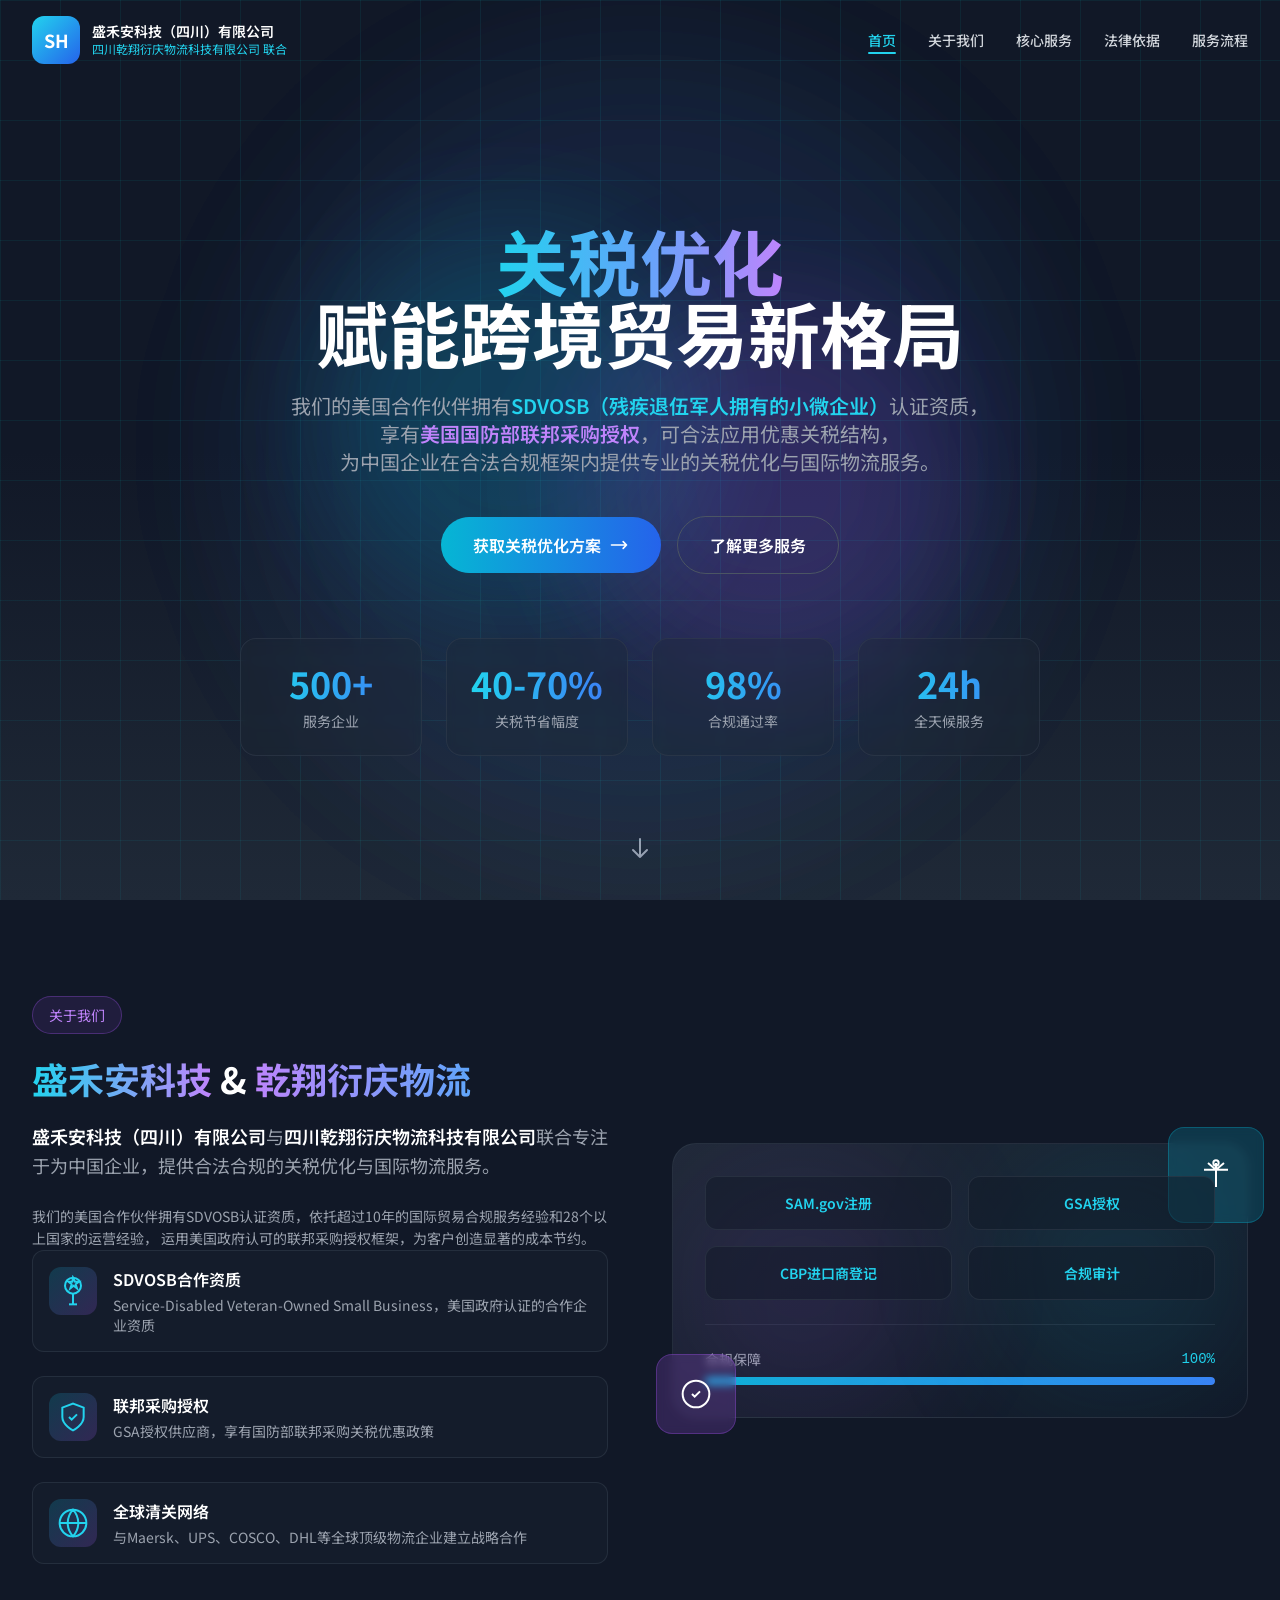
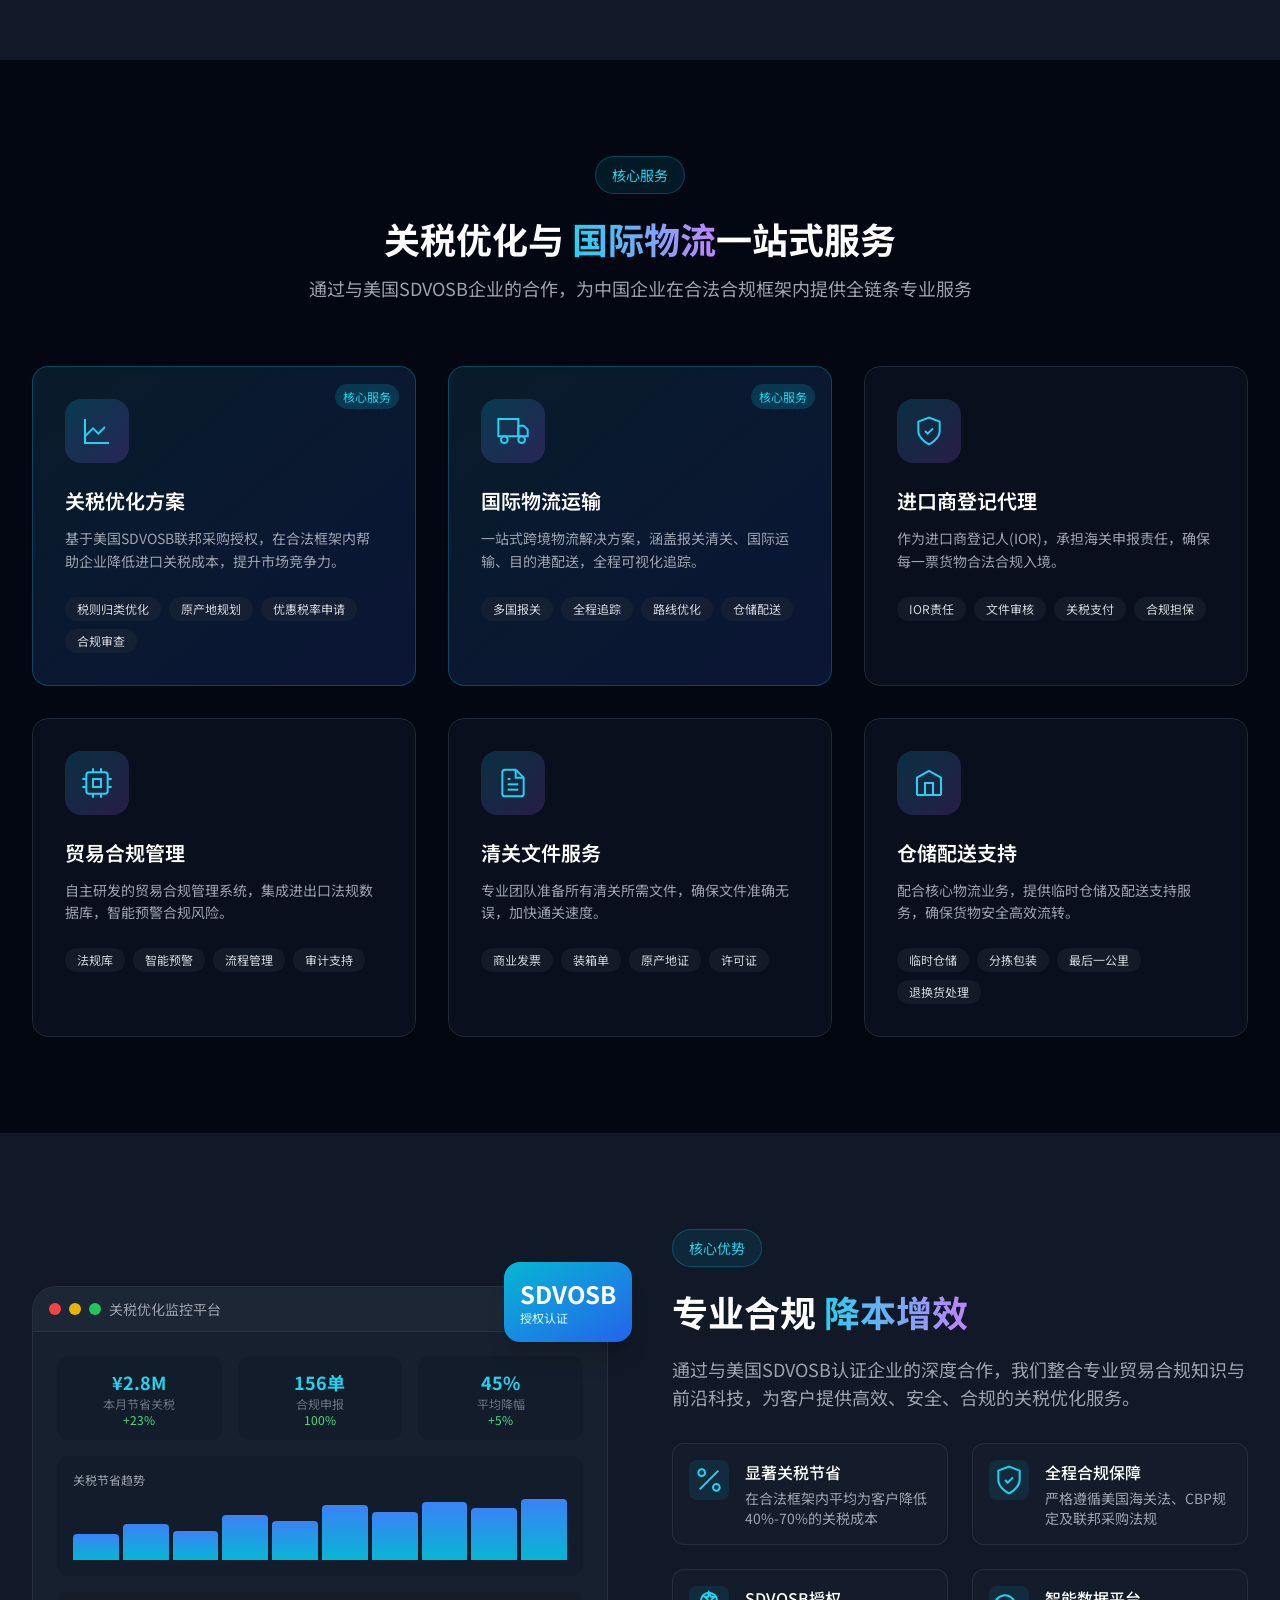
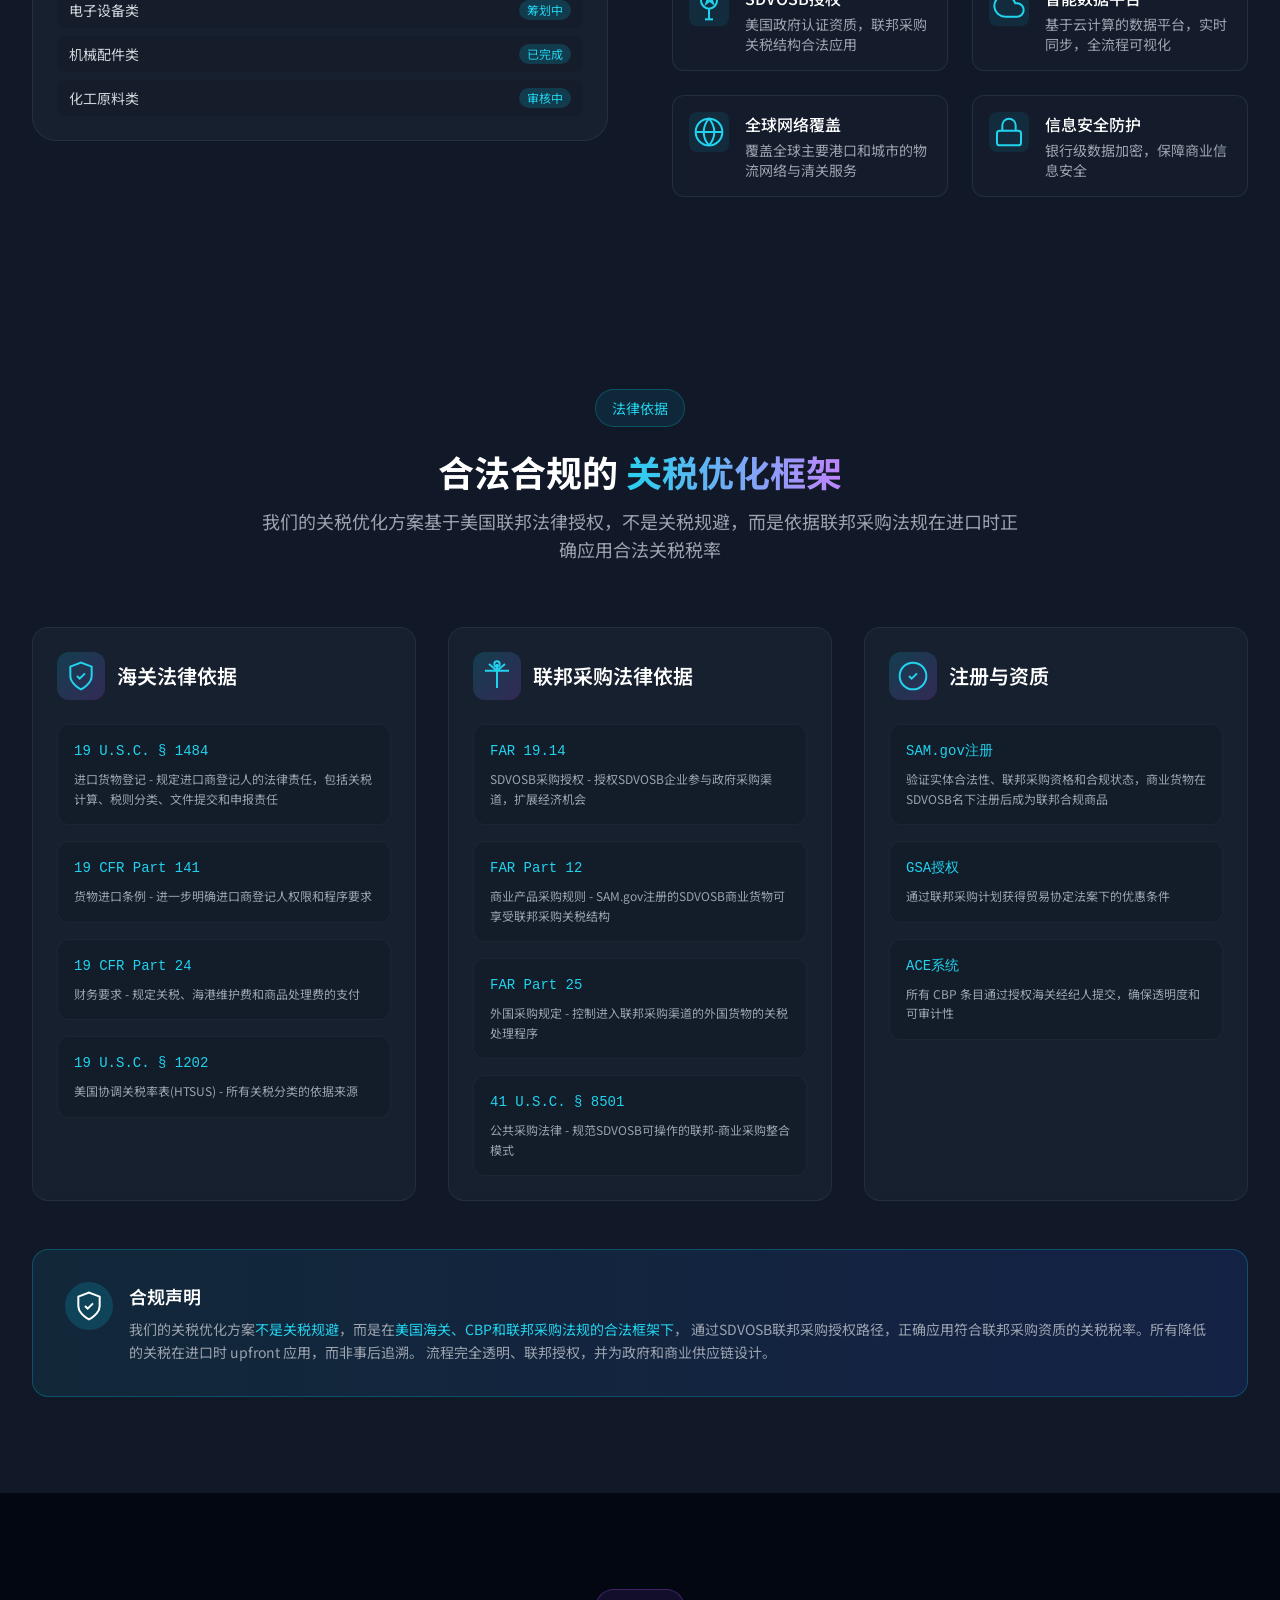
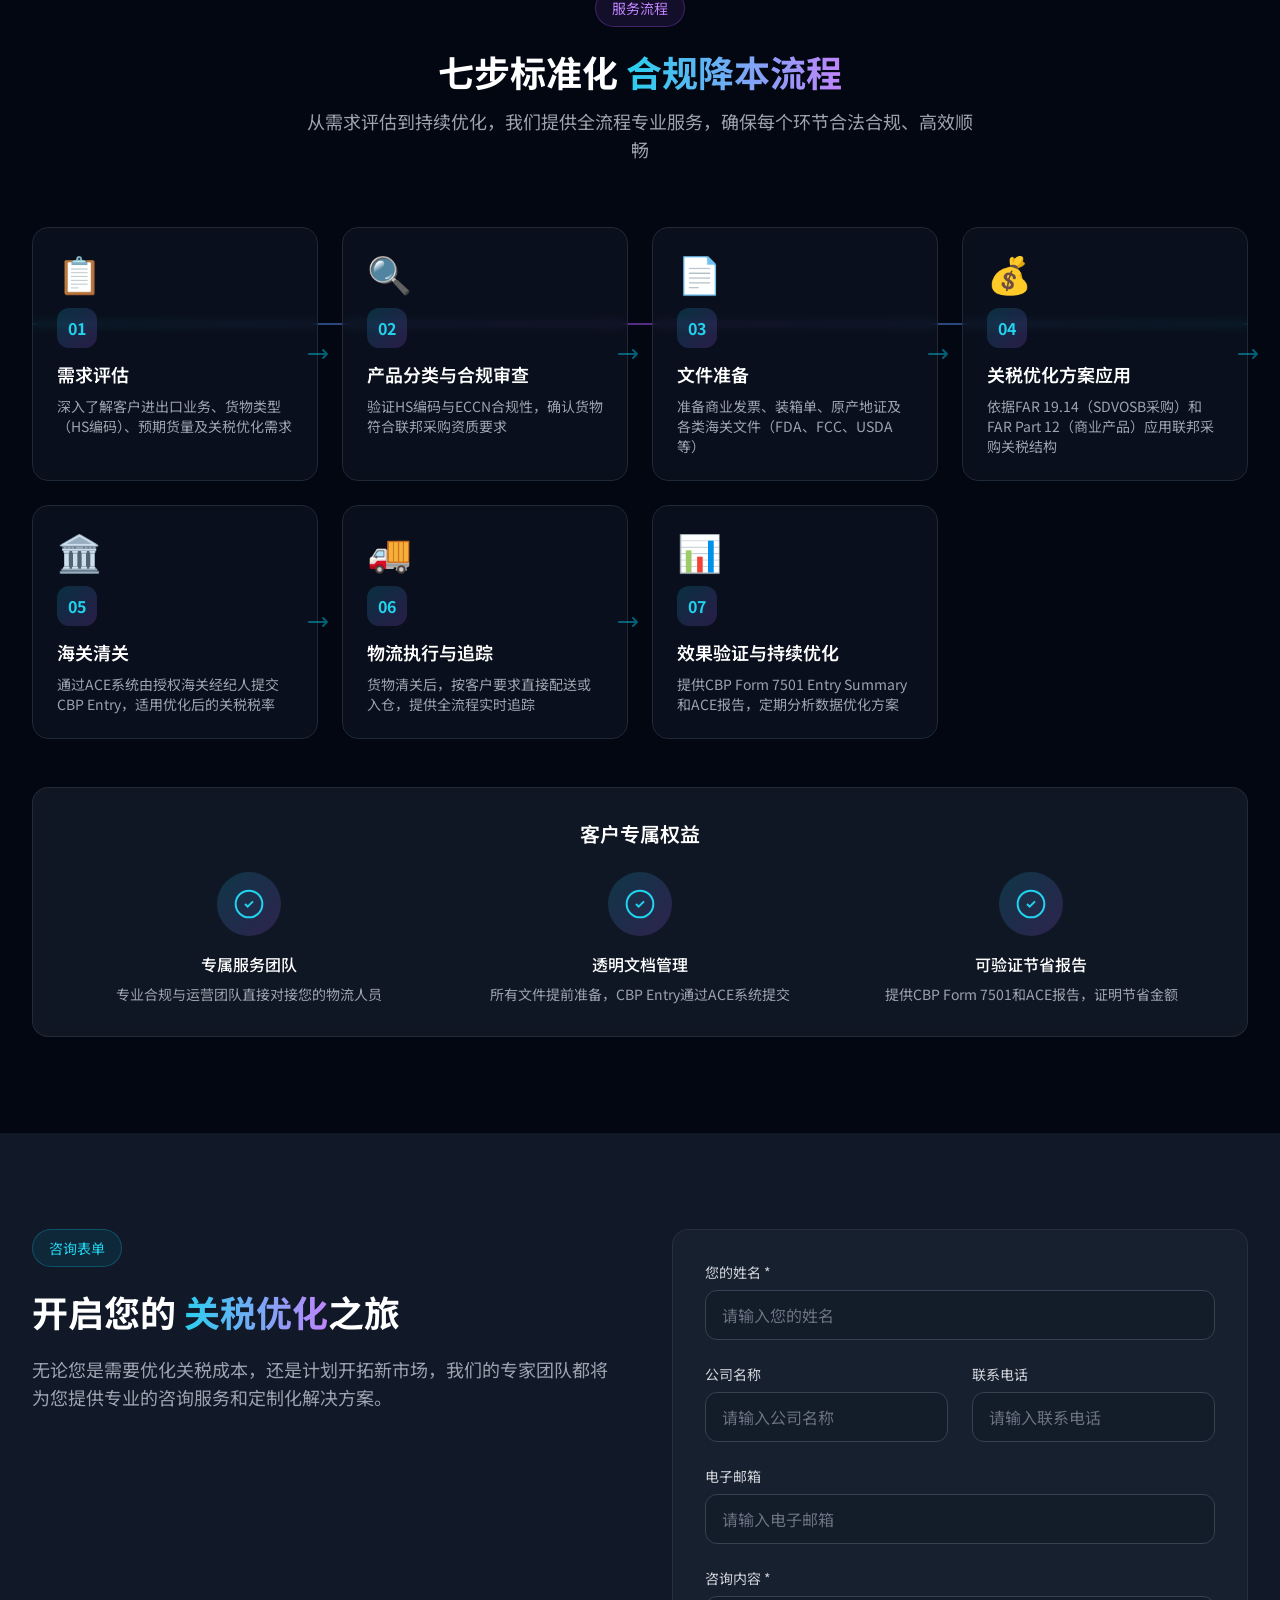
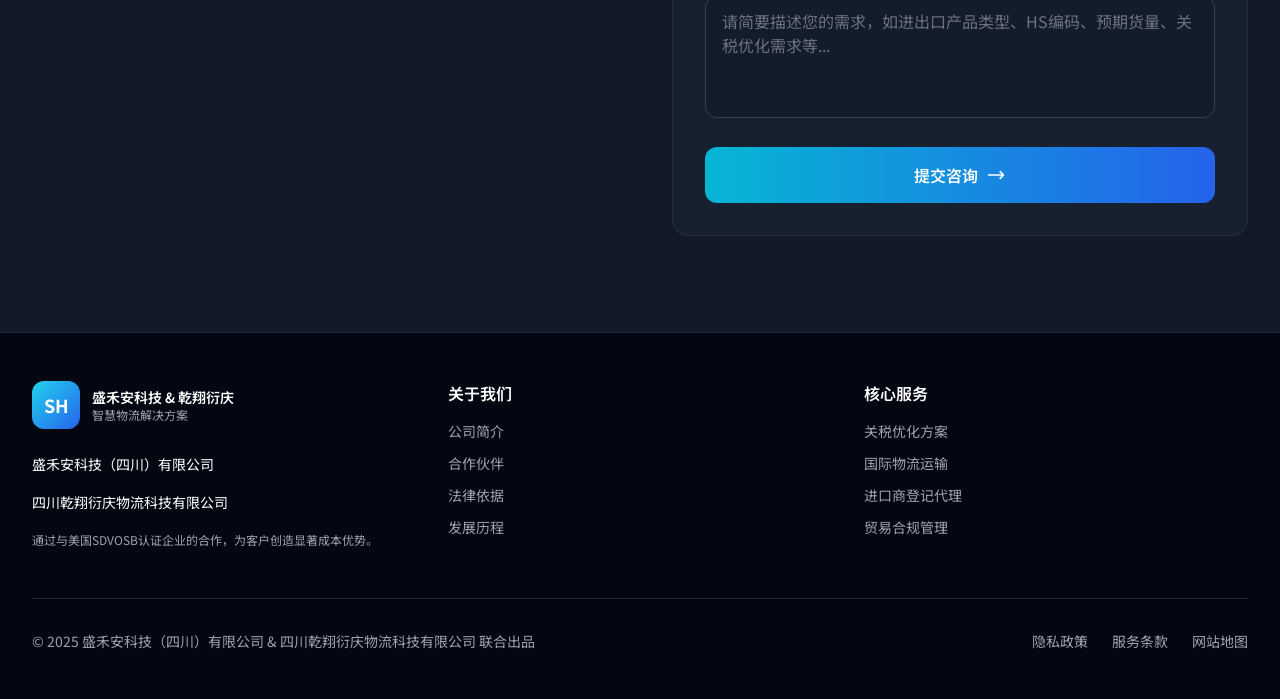
<file: 新建文件夹/index.html>
<!doctype html>
<html lang="zh-CN">
<head>
  <meta charset="UTF-8" />
  <meta name="viewport" content="width=device-width, initial-scale=1.0" />
  <title>盛禾安科技 & 四川乾翔衍庆物流科技 - 智慧物流解决方案</title>
  <meta name="description" content="盛禾安科技四川有限公司与四川乾翔衍庆物流科技有限公司专注于智能物流、科技仓储、跨境贸易及关税优化解决方案，助力企业降本增效。" />
  <link rel="preconnect" href="https://fonts.googleapis.com">
  <link rel="preconnect" href="https://fonts.gstatic.com" crossorigin>
  <link href="https://fonts.googleapis.com/css2?family=Noto+Sans+SC:wght@300;400;500;600;700;800;900&display=swap" rel="stylesheet">
  <script type="module" crossorigin src="/assets/index-DN8KZCuO.js"></script>
  <link rel="stylesheet" crossorigin href="/assets/index-2aMCgC-e.css">
</head>
<body>
  <div id="root"></div>
</body>
</html>
</file>
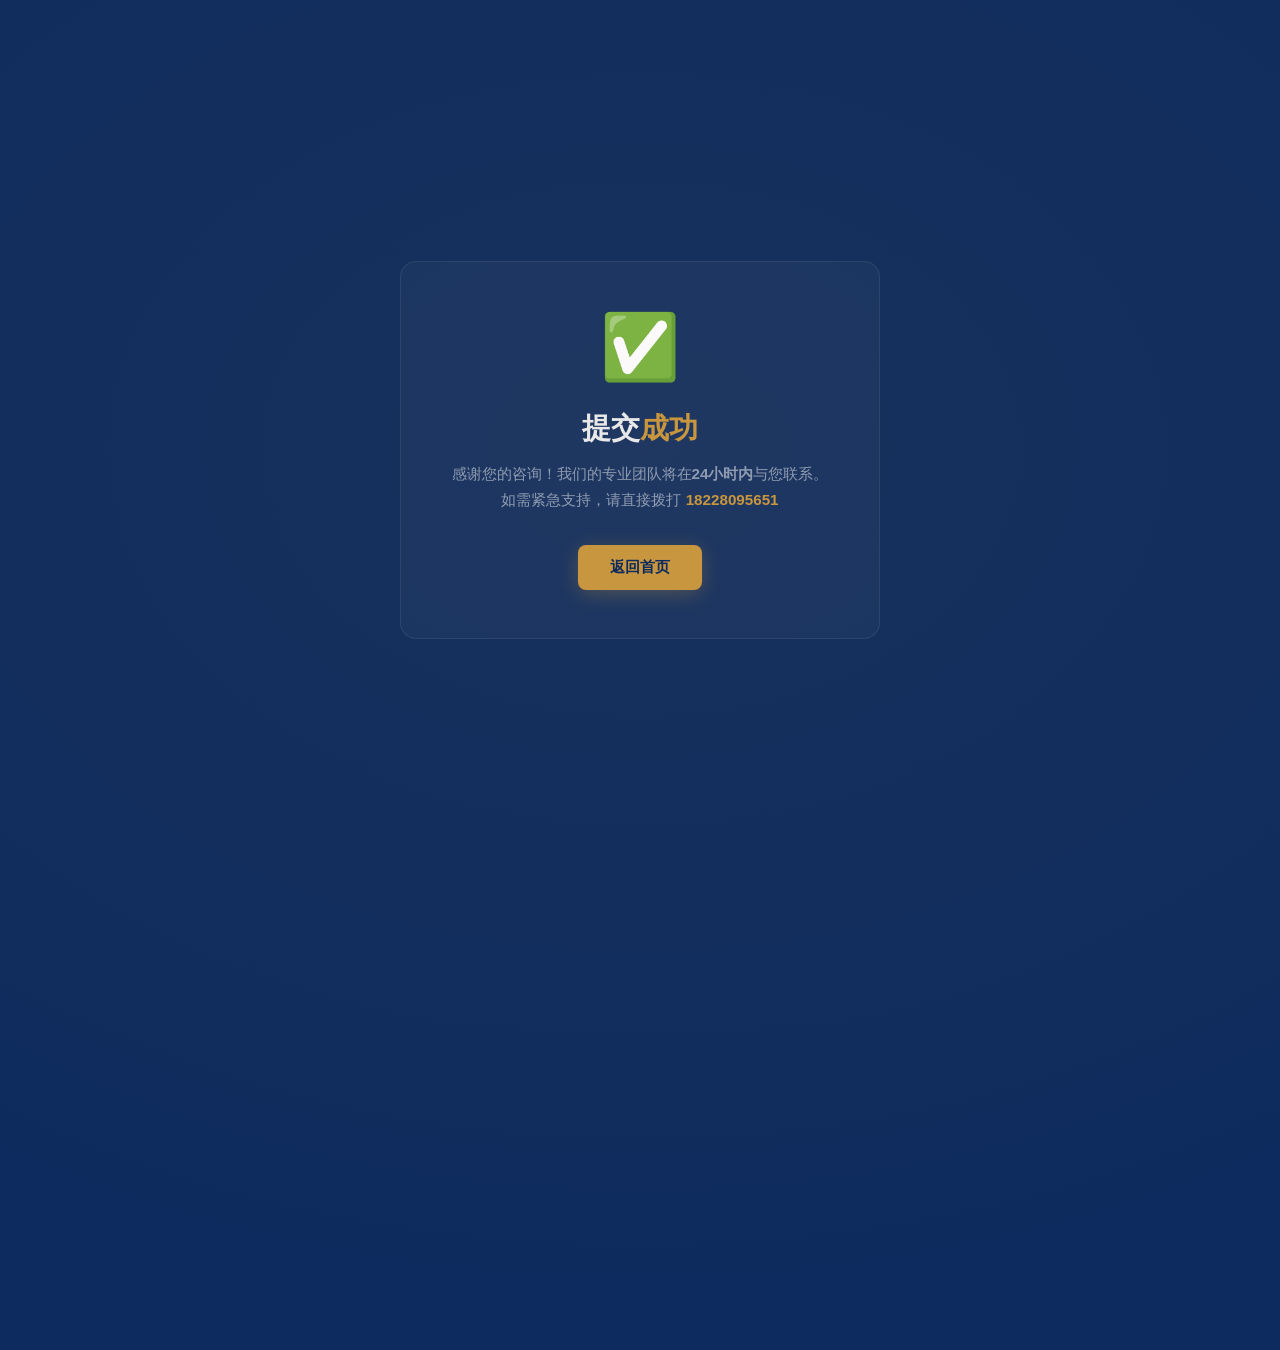
<file: thanks.html>
<!DOCTYPE html>
<html lang="zh-CN">
<head>
<meta charset="UTF-8">
<meta name="viewport" content="width=device-width,initial-scale=1.0">
<title>提交成功 — 乾翔关务</title>
<style>
:root{--blue:#0D2B5E;--gold:#C8963E;--gold-light:#E0B860;--text-primary:#E8E8E8;--text-muted:rgba(255,255,255,0.5);--border-glass:rgba(255,255,255,0.08)}
*{margin:0;padding:0;box-sizing:border-box}
body{background:var(--blue);color:var(--text-primary);font-family:-apple-system,BlinkMacSystemFont,'Segoe UI','PingFang SC','Microsoft YaHei',sans-serif;min-height:100vh;display:flex;align-items:center;justify-content:center;overflow:hidden;position:relative}
body::before{content:'';position:absolute;top:-50%;left:-50%;width:200%;height:200%;background:radial-gradient(ellipse at center,rgba(200,150,62,0.06) 0%,transparent 70%);pointer-events:none}
.card{text-align:center;padding:3rem 2rem;background:rgba(255,255,255,0.03);border:1px solid var(--border-glass);border-radius:16px;max-width:480px;width:90%;position:relative;z-index:1}
.icon{font-size:4rem;margin-bottom:1.5rem;display:block}
h1{font-size:1.8rem;font-weight:800;margin-bottom:0.75rem}
h1 span{color:var(--gold)}
p{color:var(--text-muted);font-size:0.95rem;line-height:1.7;margin-bottom:2rem}
.btn{display:inline-block;padding:0.75rem 2rem;background:var(--gold);color:var(--blue);border:none;border-radius:8px;font-size:0.95rem;font-weight:700;text-decoration:none;cursor:pointer;transition:transform 0.2s,box-shadow 0.3s;box-shadow:0 4px 20px rgba(200,150,62,0.3)}
.btn:hover{transform:translateY(-2px);box-shadow:0 8px 32px rgba(200,150,62,0.5)}







/* === 内容区可视背景 === */
.bg-finance{position:relative;background:linear-gradient(135deg,#0a1628 0%,#0d2b5e 50%,#0a2840 100%)}
.bg-finance::before{content:'';position:absolute;inset:0;opacity:0.3;z-index:0;pointer-events:none;
  background-image:repeating-linear-gradient(45deg,rgba(200,150,62,0.4) 0,rgba(200,150,62,0.4) 1px,transparent 1px,transparent 40px),
  radial-gradient(circle at 30% 40%,rgba(0,180,216,0.25) 0,transparent 50%),
  radial-gradient(circle at 70% 60%,rgba(200,150,62,0.2) 0,transparent 40%)}

.bg-logistics{position:relative;background:linear-gradient(160deg,#0a1628 0%,#0d2b4e 50%,#0a2840 100%)}
.bg-logistics::before{content:'';position:absolute;inset:0;opacity:0.3;z-index:0;pointer-events:none;
  background-image:radial-gradient(circle at 60% 30%,rgba(200,150,62,0.3) 0,transparent 55%),
  radial-gradient(circle at 25% 70%,rgba(180,140,70,0.2) 0,transparent 40%),
  radial-gradient(circle 3px,rgba(200,150,62,0.35) 50%,transparent 50%);
  background-size:100% 100%,100% 100%,50px 50px;
  background-position:0 0,0 0,25px 25px}

.bg-document{position:relative;background:linear-gradient(145deg,#0a1628 0%,#0d2b5e 50%,#0a2840 100%)}
.bg-document::before{content:'';position:absolute;inset:0;opacity:0.28;z-index:0;pointer-events:none;
  background-image:repeating-linear-gradient(0deg,transparent 0,transparent 58px,rgba(200,150,62,0.18) 58px,rgba(200,150,62,0.18) 59px),
  radial-gradient(ellipse at 70% 30%,rgba(200,160,80,0.3) 0,transparent 60%),
  radial-gradient(ellipse at 25% 65%,rgba(0,180,216,0.2) 0,transparent 50%)}

.bg-global{position:relative;background:linear-gradient(130deg,#0a1628 0%,#0d2b4e 50%,#0a2840 100%)}
.bg-global::before{content:'';position:absolute;inset:0;opacity:0.28;z-index:0;pointer-events:none;
  background-image:radial-gradient(circle at 30% 30%,rgba(0,180,216,0.25) 0,transparent 55%),
  radial-gradient(circle at 70% 70%,rgba(200,150,62,0.22) 0,transparent 50%),
  radial-gradient(circle 3px,rgba(200,150,62,0.25) 50%,transparent 50%);
  background-size:100% 100%,100% 100%,60px 60px;
  background-position:0 0,0 0,30px 30px}

.bg-network{position:relative;background:linear-gradient(120deg,#0a1628 0%,#0d2b5e 50%,#0a2840 100%)}
.bg-network::before{content:'';position:absolute;inset:0;opacity:0.28;z-index:0;pointer-events:none;
  background-image:radial-gradient(circle at 40% 30%,rgba(200,150,62,0.3) 0,transparent 55%),
  radial-gradient(circle at 70% 60%,rgba(0,180,216,0.2) 0,transparent 50%),
  radial-gradient(circle 4px,rgba(200,150,62,0.3) 50%,transparent 50%);
  background-size:100% 100%,100% 100%,80px 80px;
  background-position:0 0,0 0,20px 20px}

.bg-finance>.section-inner,.bg-finance>h2,.bg-finance>.content-grid,.bg-finance>.stats-row,.bg-finance>.info-grid,.bg-finance>.cta-banner,.bg-finance>.compare-table,.bg-finance>.cat-grid,.bg-finance>div[class],
.bg-logistics>.section-inner,.bg-logistics>h2,.bg-logistics>.content-grid,.bg-logistics>.stats-row,.bg-logistics>.info-grid,.bg-logistics>.cta-banner,.bg-logistics>.compare-table,.bg-logistics>.cat-grid,.bg-logistics>div[class],
.bg-document>.section-inner,.bg-document>h2,.bg-document>.content-grid,.bg-document>.stats-row,.bg-document>.info-grid,.bg-document>.cta-banner,.bg-document>.compare-table,.bg-document>.cat-grid,.bg-document>div[class],
.bg-global>.section-inner,.bg-global>h2,.bg-global>.content-grid,.bg-global>.stats-row,.bg-global>.info-grid,.bg-global>.cta-banner,.bg-global>.compare-table,.bg-global>.cat-grid,.bg-global>div[class],
.bg-network>.section-inner,.bg-network>h2,.bg-network>.content-grid,.bg-network>.stats-row,.bg-network>.info-grid,.bg-network>.cta-banner,.bg-network>.compare-table,.bg-network>.cat-grid,.bg-network>div[class]
{position:relative;z-index:1}

</style>
</head>
<body>
<div class="card">
  <span class="icon">&#9989;</span>
  <h1>提交<span>成功</span></h1>
  <p>感谢您的咨询！我们的专业团队将在<strong>24小时内</strong>与您联系。<br>如需紧急支持，请直接拨打 <strong style="color:var(--gold)">18228095651</strong></p>
  <a href="index.html" class="btn">返回首页</a>
</div>
</body>
</html>
</file>
<file: assets/index-2aMCgC-e.css>
:root{--radius: .5rem;--sidebar-background: 0 0% 98%;--sidebar-foreground: 240 5.3% 26.1%;--sidebar-primary: 240 5.9% 10%;--sidebar-primary-foreground: 0 0% 98%;--sidebar-accent: 240 4.8% 95.9%;--sidebar-accent-foreground: 240 5.9% 10%;--sidebar-border: 220 13% 91%;--sidebar-ring: 217.2 91.2% 59.8% }img{-o-object-position:top;object-position:top}*,:before,:after{--tw-border-spacing-x: 0;--tw-border-spacing-y: 0;--tw-translate-x: 0;--tw-translate-y: 0;--tw-rotate: 0;--tw-skew-x: 0;--tw-skew-y: 0;--tw-scale-x: 1;--tw-scale-y: 1;--tw-pan-x: ;--tw-pan-y: ;--tw-pinch-zoom: ;--tw-scroll-snap-strictness: proximity;--tw-gradient-from-position: ;--tw-gradient-via-position: ;--tw-gradient-to-position: ;--tw-ordinal: ;--tw-slashed-zero: ;--tw-numeric-figure: ;--tw-numeric-spacing: ;--tw-numeric-fraction: ;--tw-ring-inset: ;--tw-ring-offset-width: 0px;--tw-ring-offset-color: #fff;--tw-ring-color: rgb(59 130 246 / .5);--tw-ring-offset-shadow: 0 0 #0000;--tw-ring-shadow: 0 0 #0000;--tw-shadow: 0 0 #0000;--tw-shadow-colored: 0 0 #0000;--tw-blur: ;--tw-brightness: ;--tw-contrast: ;--tw-grayscale: ;--tw-hue-rotate: ;--tw-invert: ;--tw-saturate: ;--tw-sepia: ;--tw-drop-shadow: ;--tw-backdrop-blur: ;--tw-backdrop-brightness: ;--tw-backdrop-contrast: ;--tw-backdrop-grayscale: ;--tw-backdrop-hue-rotate: ;--tw-backdrop-invert: ;--tw-backdrop-opacity: ;--tw-backdrop-saturate: ;--tw-backdrop-sepia: ;--tw-contain-size: ;--tw-contain-layout: ;--tw-contain-paint: ;--tw-contain-style: }::backdrop{--tw-border-spacing-x: 0;--tw-border-spacing-y: 0;--tw-translate-x: 0;--tw-translate-y: 0;--tw-rotate: 0;--tw-skew-x: 0;--tw-skew-y: 0;--tw-scale-x: 1;--tw-scale-y: 1;--tw-pan-x: ;--tw-pan-y: ;--tw-pinch-zoom: ;--tw-scroll-snap-strictness: proximity;--tw-gradient-from-position: ;--tw-gradient-via-position: ;--tw-gradient-to-position: ;--tw-ordinal: ;--tw-slashed-zero: ;--tw-numeric-figure: ;--tw-numeric-spacing: ;--tw-numeric-fraction: ;--tw-ring-inset: ;--tw-ring-offset-width: 0px;--tw-ring-offset-color: #fff;--tw-ring-color: rgb(59 130 246 / .5);--tw-ring-offset-shadow: 0 0 #0000;--tw-ring-shadow: 0 0 #0000;--tw-shadow: 0 0 #0000;--tw-shadow-colored: 0 0 #0000;--tw-blur: ;--tw-brightness: ;--tw-contrast: ;--tw-grayscale: ;--tw-hue-rotate: ;--tw-invert: ;--tw-saturate: ;--tw-sepia: ;--tw-drop-shadow: ;--tw-backdrop-blur: ;--tw-backdrop-brightness: ;--tw-backdrop-contrast: ;--tw-backdrop-grayscale: ;--tw-backdrop-hue-rotate: ;--tw-backdrop-invert: ;--tw-backdrop-opacity: ;--tw-backdrop-saturate: ;--tw-backdrop-sepia: ;--tw-contain-size: ;--tw-contain-layout: ;--tw-contain-paint: ;--tw-contain-style: }*,:before,:after{box-sizing:border-box;border-width:0;border-style:solid;border-color:#e5e7eb}:before,:after{--tw-content: ""}html,:host{line-height:1.5;-webkit-text-size-adjust:100%;-moz-tab-size:4;-o-tab-size:4;tab-size:4;font-family:ui-sans-serif,system-ui,sans-serif,"Apple Color Emoji","Segoe UI Emoji",Segoe UI Symbol,"Noto Color Emoji";font-feature-settings:normal;font-variation-settings:normal;-webkit-tap-highlight-color:transparent}body{margin:0;line-height:inherit}hr{height:0;color:inherit;border-top-width:1px}abbr:where([title]){-webkit-text-decoration:underline dotted;text-decoration:underline dotted}h1,h2,h3,h4,h5,h6{font-size:inherit;font-weight:inherit}a{color:inherit;text-decoration:inherit}b,strong{font-weight:bolder}code,kbd,samp,pre{font-family:ui-monospace,SFMono-Regular,Menlo,Monaco,Consolas,Liberation Mono,Courier New,monospace;font-feature-settings:normal;font-variation-settings:normal;font-size:1em}small{font-size:80%}sub,sup{font-size:75%;line-height:0;position:relative;vertical-align:baseline}sub{bottom:-.25em}sup{top:-.5em}table{text-indent:0;border-color:inherit;border-collapse:collapse}button,input,optgroup,select,textarea{font-family:inherit;font-feature-settings:inherit;font-variation-settings:inherit;font-size:100%;font-weight:inherit;line-height:inherit;letter-spacing:inherit;color:inherit;margin:0;padding:0}button,select{text-transform:none}button,input:where([type=button]),input:where([type=reset]),input:where([type=submit]){-webkit-appearance:button;background-color:transparent;background-image:none}:-moz-focusring{outline:auto}:-moz-ui-invalid{box-shadow:none}progress{vertical-align:baseline}::-webkit-inner-spin-button,::-webkit-outer-spin-button{height:auto}[type=search]{-webkit-appearance:textfield;outline-offset:-2px}::-webkit-search-decoration{-webkit-appearance:none}::-webkit-file-upload-button{-webkit-appearance:button;font:inherit}summary{display:list-item}blockquote,dl,dd,h1,h2,h3,h4,h5,h6,hr,figure,p,pre{margin:0}fieldset{margin:0;padding:0}legend{padding:0}ol,ul,menu{list-style:none;margin:0;padding:0}dialog{padding:0}textarea{resize:vertical}input::-moz-placeholder,textarea::-moz-placeholder{opacity:1;color:#9ca3af}input::placeholder,textarea::placeholder{opacity:1;color:#9ca3af}button,[role=button]{cursor:pointer}:disabled{cursor:default}img,svg,video,canvas,audio,iframe,embed,object{display:block;vertical-align:middle}img,video{max-width:100%;height:auto}[hidden]:where(:not([hidden=until-found])){display:none}.pointer-events-none{pointer-events:none}.static{position:static}.fixed{position:fixed}.absolute{position:absolute}.relative{position:relative}.inset-0{top:0;right:0;bottom:0;left:0}.-bottom-1{bottom:-.25rem}.-bottom-4{bottom:-1rem}.-left-4{left:-1rem}.-right-3{right:-.75rem}.-right-4{right:-1rem}.-right-6{right:-1.5rem}.-top-4{top:-1rem}.-top-6{top:-1.5rem}.bottom-0{bottom:0}.bottom-1\/4{bottom:25%}.bottom-10{bottom:2.5rem}.left-0{left:0}.left-1\/2{left:50%}.left-1\/4{left:25%}.right-0{right:0}.right-1\/4{right:25%}.right-4{right:1rem}.top-0{top:0}.top-1\/2{top:50%}.top-1\/4{top:25%}.top-24{top:6rem}.top-4{top:1rem}.z-10{z-index:10}.z-50{z-index:50}.order-1{order:1}.order-2{order:2}.mx-auto{margin-left:auto;margin-right:auto}.mb-1{margin-bottom:.25rem}.mb-10{margin-bottom:2.5rem}.mb-12{margin-bottom:3rem}.mb-16{margin-bottom:4rem}.mb-2{margin-bottom:.5rem}.mb-3{margin-bottom:.75rem}.mb-4{margin-bottom:1rem}.mb-6{margin-bottom:1.5rem}.mb-8{margin-bottom:2rem}.ml-2{margin-left:.5rem}.ml-4{margin-left:1rem}.mr-2{margin-right:.5rem}.mt-12{margin-top:3rem}.mt-2{margin-top:.5rem}.mt-4{margin-top:1rem}.mt-6{margin-top:1.5rem}.block{display:block}.flex{display:flex}.inline-flex{display:inline-flex}.grid{display:grid}.hidden{display:none}.h-0\.5{height:.125rem}.h-10{height:2.5rem}.h-12{height:3rem}.h-16{height:4rem}.h-2{height:.5rem}.h-20{height:5rem}.h-24{height:6rem}.h-3{height:.75rem}.h-5{height:1.25rem}.h-6{height:1.5rem}.h-64{height:16rem}.h-8{height:2rem}.h-96{height:24rem}.h-\[800px\]{height:800px}.h-full{height:100%}.min-h-screen{min-height:100vh}.w-10{width:2.5rem}.w-12{width:3rem}.w-16{width:4rem}.w-20{width:5rem}.w-24{width:6rem}.w-3{width:.75rem}.w-5{width:1.25rem}.w-6{width:1.5rem}.w-64{width:16rem}.w-8{width:2rem}.w-96{width:24rem}.w-\[800px\]{width:800px}.w-full{width:100%}.max-w-2xl{max-width:42rem}.max-w-3xl{max-width:48rem}.max-w-4xl{max-width:56rem}.max-w-7xl{max-width:80rem}.flex-1{flex:1 1 0%}.flex-shrink-0{flex-shrink:0}.-translate-x-1\/2{--tw-translate-x: -50%;transform:translate(var(--tw-translate-x),var(--tw-translate-y)) rotate(var(--tw-rotate)) skew(var(--tw-skew-x)) skewY(var(--tw-skew-y)) scaleX(var(--tw-scale-x)) scaleY(var(--tw-scale-y))}.-translate-y-1\/2{--tw-translate-y: -50%;transform:translate(var(--tw-translate-x),var(--tw-translate-y)) rotate(var(--tw-rotate)) skew(var(--tw-skew-x)) skewY(var(--tw-skew-y)) scaleX(var(--tw-scale-x)) scaleY(var(--tw-scale-y))}.transform{transform:translate(var(--tw-translate-x),var(--tw-translate-y)) rotate(var(--tw-rotate)) skew(var(--tw-skew-x)) skewY(var(--tw-skew-y)) scaleX(var(--tw-scale-x)) scaleY(var(--tw-scale-y))}@keyframes bounce{0%,to{transform:translateY(-25%);animation-timing-function:cubic-bezier(.8,0,1,1)}50%{transform:none;animation-timing-function:cubic-bezier(0,0,.2,1)}}.animate-bounce{animation:bounce 1s infinite}@keyframes pulse{50%{opacity:.5}}.animate-pulse{animation:pulse 2s cubic-bezier(.4,0,.6,1) infinite}@keyframes spin{to{transform:rotate(360deg)}}.animate-spin{animation:spin 1s linear infinite}.cursor-pointer{cursor:pointer}.resize-none{resize:none}.grid-cols-2{grid-template-columns:repeat(2,minmax(0,1fr))}.grid-cols-3{grid-template-columns:repeat(3,minmax(0,1fr))}.flex-col{flex-direction:column}.flex-wrap{flex-wrap:wrap}.items-start{align-items:flex-start}.items-end{align-items:flex-end}.items-center{align-items:center}.justify-center{justify-content:center}.justify-between{justify-content:space-between}.gap-16{gap:4rem}.gap-2{gap:.5rem}.gap-4{gap:1rem}.gap-6{gap:1.5rem}.gap-8{gap:2rem}.space-x-1>:not([hidden])~:not([hidden]){--tw-space-x-reverse: 0;margin-right:calc(.25rem * var(--tw-space-x-reverse));margin-left:calc(.25rem * calc(1 - var(--tw-space-x-reverse)))}.space-x-2>:not([hidden])~:not([hidden]){--tw-space-x-reverse: 0;margin-right:calc(.5rem * var(--tw-space-x-reverse));margin-left:calc(.5rem * calc(1 - var(--tw-space-x-reverse)))}.space-x-3>:not([hidden])~:not([hidden]){--tw-space-x-reverse: 0;margin-right:calc(.75rem * var(--tw-space-x-reverse));margin-left:calc(.75rem * calc(1 - var(--tw-space-x-reverse)))}.space-x-4>:not([hidden])~:not([hidden]){--tw-space-x-reverse: 0;margin-right:calc(1rem * var(--tw-space-x-reverse));margin-left:calc(1rem * calc(1 - var(--tw-space-x-reverse)))}.space-x-6>:not([hidden])~:not([hidden]){--tw-space-x-reverse: 0;margin-right:calc(1.5rem * var(--tw-space-x-reverse));margin-left:calc(1.5rem * calc(1 - var(--tw-space-x-reverse)))}.space-x-8>:not([hidden])~:not([hidden]){--tw-space-x-reverse: 0;margin-right:calc(2rem * var(--tw-space-x-reverse));margin-left:calc(2rem * calc(1 - var(--tw-space-x-reverse)))}.space-y-2>:not([hidden])~:not([hidden]){--tw-space-y-reverse: 0;margin-top:calc(.5rem * calc(1 - var(--tw-space-y-reverse)));margin-bottom:calc(.5rem * var(--tw-space-y-reverse))}.space-y-3>:not([hidden])~:not([hidden]){--tw-space-y-reverse: 0;margin-top:calc(.75rem * calc(1 - var(--tw-space-y-reverse)));margin-bottom:calc(.75rem * var(--tw-space-y-reverse))}.space-y-4>:not([hidden])~:not([hidden]){--tw-space-y-reverse: 0;margin-top:calc(1rem * calc(1 - var(--tw-space-y-reverse)));margin-bottom:calc(1rem * var(--tw-space-y-reverse))}.space-y-6>:not([hidden])~:not([hidden]){--tw-space-y-reverse: 0;margin-top:calc(1.5rem * calc(1 - var(--tw-space-y-reverse)));margin-bottom:calc(1.5rem * var(--tw-space-y-reverse))}.overflow-hidden{overflow:hidden}.rounded{border-radius:.25rem}.rounded-2xl{border-radius:1rem}.rounded-3xl{border-radius:1.5rem}.rounded-full{border-radius:9999px}.rounded-lg{border-radius:var(--radius)}.rounded-xl{border-radius:.75rem}.rounded-t{border-top-left-radius:.25rem;border-top-right-radius:.25rem}.border{border-width:1px}.border-b{border-bottom-width:1px}.border-t{border-top-width:1px}.border-cyan-500\/20{border-color:#06b6d433}.border-cyan-500\/30{border-color:#06b6d44d}.border-gray-600{--tw-border-opacity: 1;border-color:rgb(75 85 99 / var(--tw-border-opacity, 1))}.border-gray-700{--tw-border-opacity: 1;border-color:rgb(55 65 81 / var(--tw-border-opacity, 1))}.border-gray-700\/30{border-color:#3741514d}.border-gray-700\/50{border-color:#37415180}.border-gray-800{--tw-border-opacity: 1;border-color:rgb(31 41 55 / var(--tw-border-opacity, 1))}.border-purple-500\/30{border-color:#a855f74d}.border-red-500{--tw-border-opacity: 1;border-color:rgb(239 68 68 / var(--tw-border-opacity, 1))}.border-red-500\/30{border-color:#ef44444d}.bg-blue-500\/5{background-color:#3b82f60d}.bg-cyan-400{--tw-bg-opacity: 1;background-color:rgb(34 211 238 / var(--tw-bg-opacity, 1))}.bg-cyan-500\/10{background-color:#06b6d41a}.bg-cyan-500\/20{background-color:#06b6d433}.bg-gray-700{--tw-bg-opacity: 1;background-color:rgb(55 65 81 / var(--tw-bg-opacity, 1))}.bg-gray-800\/30{background-color:#1f29374d}.bg-gray-800\/50{background-color:#1f293780}.bg-gray-800\/80{background-color:#1f2937cc}.bg-gray-900{--tw-bg-opacity: 1;background-color:rgb(17 24 39 / var(--tw-bg-opacity, 1))}.bg-gray-900\/30{background-color:#1118274d}.bg-gray-900\/50{background-color:#11182780}.bg-gray-900\/95{background-color:#111827f2}.bg-gray-950{--tw-bg-opacity: 1;background-color:rgb(3 7 18 / var(--tw-bg-opacity, 1))}.bg-green-500{--tw-bg-opacity: 1;background-color:rgb(34 197 94 / var(--tw-bg-opacity, 1))}.bg-green-500\/20{background-color:#22c55e33}.bg-purple-500\/10{background-color:#a855f71a}.bg-purple-500\/20{background-color:#a855f733}.bg-red-500{--tw-bg-opacity: 1;background-color:rgb(239 68 68 / var(--tw-bg-opacity, 1))}.bg-red-500\/20{background-color:#ef444433}.bg-transparent{background-color:transparent}.bg-yellow-500{--tw-bg-opacity: 1;background-color:rgb(234 179 8 / var(--tw-bg-opacity, 1))}.bg-\[linear-gradient\(rgba\(0\,255\,255\,0\.03\)_1px\,transparent_1px\)\,linear-gradient\(90deg\,rgba\(0\,255\,255\,0\.03\)_1px\,transparent_1px\)\]{background-image:linear-gradient(rgba(0,255,255,.03) 1px,transparent 1px),linear-gradient(90deg,rgba(0,255,255,.03) 1px,transparent 1px)}.bg-gradient-to-b{background-image:linear-gradient(to bottom,var(--tw-gradient-stops))}.bg-gradient-to-br{background-image:linear-gradient(to bottom right,var(--tw-gradient-stops))}.bg-gradient-to-r{background-image:linear-gradient(to right,var(--tw-gradient-stops))}.bg-gradient-to-t{background-image:linear-gradient(to top,var(--tw-gradient-stops))}.from-cyan-400{--tw-gradient-from: #22d3ee var(--tw-gradient-from-position);--tw-gradient-to: rgb(34 211 238 / 0) var(--tw-gradient-to-position);--tw-gradient-stops: var(--tw-gradient-from), var(--tw-gradient-to)}.from-cyan-500{--tw-gradient-from: #06b6d4 var(--tw-gradient-from-position);--tw-gradient-to: rgb(6 182 212 / 0) var(--tw-gradient-to-position);--tw-gradient-stops: var(--tw-gradient-from), var(--tw-gradient-to)}.from-cyan-500\/20{--tw-gradient-from: rgb(6 182 212 / .2) var(--tw-gradient-from-position);--tw-gradient-to: rgb(6 182 212 / 0) var(--tw-gradient-to-position);--tw-gradient-stops: var(--tw-gradient-from), var(--tw-gradient-to)}.from-cyan-500\/50{--tw-gradient-from: rgb(6 182 212 / .5) var(--tw-gradient-from-position);--tw-gradient-to: rgb(6 182 212 / 0) var(--tw-gradient-to-position);--tw-gradient-stops: var(--tw-gradient-from), var(--tw-gradient-to)}.from-cyan-900\/30{--tw-gradient-from: rgb(22 78 99 / .3) var(--tw-gradient-from-position);--tw-gradient-to: rgb(22 78 99 / 0) var(--tw-gradient-to-position);--tw-gradient-stops: var(--tw-gradient-from), var(--tw-gradient-to)}.from-gray-800{--tw-gradient-from: #1f2937 var(--tw-gradient-from-position);--tw-gradient-to: rgb(31 41 55 / 0) var(--tw-gradient-to-position);--tw-gradient-stops: var(--tw-gradient-from), var(--tw-gradient-to)}.from-gray-900{--tw-gradient-from: #111827 var(--tw-gradient-from-position);--tw-gradient-to: rgb(17 24 39 / 0) var(--tw-gradient-to-position);--tw-gradient-stops: var(--tw-gradient-from), var(--tw-gradient-to)}.from-purple-400{--tw-gradient-from: #c084fc var(--tw-gradient-from-position);--tw-gradient-to: rgb(192 132 252 / 0) var(--tw-gradient-to-position);--tw-gradient-stops: var(--tw-gradient-from), var(--tw-gradient-to)}.via-blue-400{--tw-gradient-to: rgb(96 165 250 / 0) var(--tw-gradient-to-position);--tw-gradient-stops: var(--tw-gradient-from), #60a5fa var(--tw-gradient-via-position), var(--tw-gradient-to)}.via-gray-900{--tw-gradient-to: rgb(17 24 39 / 0) var(--tw-gradient-to-position);--tw-gradient-stops: var(--tw-gradient-from), #111827 var(--tw-gradient-via-position), var(--tw-gradient-to)}.via-purple-500\/50{--tw-gradient-to: rgb(168 85 247 / 0) var(--tw-gradient-to-position);--tw-gradient-stops: var(--tw-gradient-from), rgb(168 85 247 / .5) var(--tw-gradient-via-position), var(--tw-gradient-to)}.to-blue-400{--tw-gradient-to: #60a5fa var(--tw-gradient-to-position)}.to-blue-500{--tw-gradient-to: #3b82f6 var(--tw-gradient-to-position)}.to-blue-600{--tw-gradient-to: #2563eb var(--tw-gradient-to-position)}.to-blue-900\/30{--tw-gradient-to: rgb(30 58 138 / .3) var(--tw-gradient-to-position)}.to-cyan-500\/50{--tw-gradient-to: rgb(6 182 212 / .5) var(--tw-gradient-to-position)}.to-gray-800{--tw-gradient-to: #1f2937 var(--tw-gradient-to-position)}.to-gray-900{--tw-gradient-to: #111827 var(--tw-gradient-to-position)}.to-purple-400{--tw-gradient-to: #c084fc var(--tw-gradient-to-position)}.to-purple-500\/20{--tw-gradient-to: rgb(168 85 247 / .2) var(--tw-gradient-to-position)}.bg-\[size\:60px_60px\]{background-size:60px 60px}.bg-clip-text{-webkit-background-clip:text;background-clip:text}.p-3{padding:.75rem}.p-4{padding:1rem}.p-6{padding:1.5rem}.p-8{padding:2rem}.px-2{padding-left:.5rem;padding-right:.5rem}.px-3{padding-left:.75rem;padding-right:.75rem}.px-4{padding-left:1rem;padding-right:1rem}.px-8{padding-left:2rem;padding-right:2rem}.py-0\.5{padding-top:.125rem;padding-bottom:.125rem}.py-1{padding-top:.25rem;padding-bottom:.25rem}.py-12{padding-top:3rem;padding-bottom:3rem}.py-2{padding-top:.5rem;padding-bottom:.5rem}.py-20{padding-top:5rem;padding-bottom:5rem}.py-24{padding-top:6rem;padding-bottom:6rem}.py-3{padding-top:.75rem;padding-bottom:.75rem}.py-4{padding-top:1rem;padding-bottom:1rem}.pt-20{padding-top:5rem}.pt-6{padding-top:1.5rem}.pt-8{padding-top:2rem}.text-left{text-align:left}.text-center{text-align:center}.font-mono{font-family:ui-monospace,SFMono-Regular,Menlo,Monaco,Consolas,Liberation Mono,Courier New,monospace}.font-sans{font-family:ui-sans-serif,system-ui,sans-serif,"Apple Color Emoji","Segoe UI Emoji",Segoe UI Symbol,"Noto Color Emoji"}.text-2xl{font-size:1.5rem;line-height:2rem}.text-3xl{font-size:1.875rem;line-height:2.25rem}.text-4xl{font-size:2.25rem;line-height:2.5rem}.text-lg{font-size:1.125rem;line-height:1.75rem}.text-sm{font-size:.875rem;line-height:1.25rem}.text-xl{font-size:1.25rem;line-height:1.75rem}.text-xs{font-size:.75rem;line-height:1rem}.font-bold{font-weight:700}.font-medium{font-weight:500}.font-semibold{font-weight:600}.leading-relaxed{line-height:1.625}.leading-tight{line-height:1.25}.text-cyan-100{--tw-text-opacity: 1;color:rgb(207 250 254 / var(--tw-text-opacity, 1))}.text-cyan-400{--tw-text-opacity: 1;color:rgb(34 211 238 / var(--tw-text-opacity, 1))}.text-cyan-500\/50{color:#06b6d480}.text-gray-300{--tw-text-opacity: 1;color:rgb(209 213 219 / var(--tw-text-opacity, 1))}.text-gray-400{--tw-text-opacity: 1;color:rgb(156 163 175 / var(--tw-text-opacity, 1))}.text-gray-500{--tw-text-opacity: 1;color:rgb(107 114 128 / var(--tw-text-opacity, 1))}.text-green-400{--tw-text-opacity: 1;color:rgb(74 222 128 / var(--tw-text-opacity, 1))}.text-purple-400{--tw-text-opacity: 1;color:rgb(192 132 252 / var(--tw-text-opacity, 1))}.text-red-400{--tw-text-opacity: 1;color:rgb(248 113 113 / var(--tw-text-opacity, 1))}.text-red-500{--tw-text-opacity: 1;color:rgb(239 68 68 / var(--tw-text-opacity, 1))}.text-transparent{color:transparent}.text-white{--tw-text-opacity: 1;color:rgb(255 255 255 / var(--tw-text-opacity, 1))}.antialiased{-webkit-font-smoothing:antialiased;-moz-osx-font-smoothing:grayscale}.placeholder-gray-500::-moz-placeholder{--tw-placeholder-opacity: 1;color:rgb(107 114 128 / var(--tw-placeholder-opacity, 1))}.placeholder-gray-500::placeholder{--tw-placeholder-opacity: 1;color:rgb(107 114 128 / var(--tw-placeholder-opacity, 1))}.opacity-25{opacity:.25}.opacity-75{opacity:.75}.shadow-xl{--tw-shadow: 0 20px 25px -5px rgb(0 0 0 / .1), 0 8px 10px -6px rgb(0 0 0 / .1);--tw-shadow-colored: 0 20px 25px -5px var(--tw-shadow-color), 0 8px 10px -6px var(--tw-shadow-color);box-shadow:var(--tw-ring-offset-shadow, 0 0 #0000),var(--tw-ring-shadow, 0 0 #0000),var(--tw-shadow)}.blur-3xl{--tw-blur: blur(64px);filter:var(--tw-blur) var(--tw-brightness) var(--tw-contrast) var(--tw-grayscale) var(--tw-hue-rotate) var(--tw-invert) var(--tw-saturate) var(--tw-sepia) var(--tw-drop-shadow)}.backdrop-blur-sm{--tw-backdrop-blur: blur(4px);-webkit-backdrop-filter:var(--tw-backdrop-blur) var(--tw-backdrop-brightness) var(--tw-backdrop-contrast) var(--tw-backdrop-grayscale) var(--tw-backdrop-hue-rotate) var(--tw-backdrop-invert) var(--tw-backdrop-opacity) var(--tw-backdrop-saturate) var(--tw-backdrop-sepia);backdrop-filter:var(--tw-backdrop-blur) var(--tw-backdrop-brightness) var(--tw-backdrop-contrast) var(--tw-backdrop-grayscale) var(--tw-backdrop-hue-rotate) var(--tw-backdrop-invert) var(--tw-backdrop-opacity) var(--tw-backdrop-saturate) var(--tw-backdrop-sepia)}.backdrop-blur-xl{--tw-backdrop-blur: blur(24px);-webkit-backdrop-filter:var(--tw-backdrop-blur) var(--tw-backdrop-brightness) var(--tw-backdrop-contrast) var(--tw-backdrop-grayscale) var(--tw-backdrop-hue-rotate) var(--tw-backdrop-invert) var(--tw-backdrop-opacity) var(--tw-backdrop-saturate) var(--tw-backdrop-sepia);backdrop-filter:var(--tw-backdrop-blur) var(--tw-backdrop-brightness) var(--tw-backdrop-contrast) var(--tw-backdrop-grayscale) var(--tw-backdrop-hue-rotate) var(--tw-backdrop-invert) var(--tw-backdrop-opacity) var(--tw-backdrop-saturate) var(--tw-backdrop-sepia)}.transition-all{transition-property:all;transition-timing-function:cubic-bezier(.4,0,.2,1);transition-duration:.15s}.transition-colors{transition-property:color,background-color,border-color,text-decoration-color,fill,stroke;transition-timing-function:cubic-bezier(.4,0,.2,1);transition-duration:.15s}.transition-transform{transition-property:transform;transition-timing-function:cubic-bezier(.4,0,.2,1);transition-duration:.15s}.delay-1000{transition-delay:1s}.duration-300{transition-duration:.3s}@keyframes enter{0%{opacity:var(--tw-enter-opacity, 1);transform:translate3d(var(--tw-enter-translate-x, 0),var(--tw-enter-translate-y, 0),0) scale3d(var(--tw-enter-scale, 1),var(--tw-enter-scale, 1),var(--tw-enter-scale, 1)) rotate(var(--tw-enter-rotate, 0))}}@keyframes exit{to{opacity:var(--tw-exit-opacity, 1);transform:translate3d(var(--tw-exit-translate-x, 0),var(--tw-exit-translate-y, 0),0) scale3d(var(--tw-exit-scale, 1),var(--tw-exit-scale, 1),var(--tw-exit-scale, 1)) rotate(var(--tw-exit-rotate, 0))}}.duration-300{animation-duration:.3s}*{font-family:Noto Sans SC,-apple-system,BlinkMacSystemFont,Segoe UI,Roboto,sans-serif}::-webkit-scrollbar{width:8px;height:8px}::-webkit-scrollbar-track{background:#1a1a2e}::-webkit-scrollbar-thumb{background:linear-gradient(180deg,#06b6d4,#3b82f6);border-radius:4px}::-webkit-scrollbar-thumb:hover{background:linear-gradient(180deg,#22d3ee,#60a5fa)}@keyframes float{0%,to{transform:translateY(0)}50%{transform:translateY(-10px)}}@keyframes glow{0%,to{opacity:.5}50%{opacity:1}}@keyframes slideUp{0%{opacity:0;transform:translateY(30px)}to{opacity:1;transform:translateY(0)}}@keyframes pulse-border{0%,to{border-color:#06b6d44d}50%{border-color:#06b6d4cc}}.animate-float{animation:float 6s ease-in-out infinite}.animate-glow{animation:glow 2s ease-in-out infinite}.animate-slide-up{animation:slideUp .6s ease-out forwards}.animate-pulse-border{animation:pulse-border 2s ease-in-out infinite}.gradient-text{background:linear-gradient(135deg,#06b6d4,#8b5cf6,#ec4899);-webkit-background-clip:text;-webkit-text-fill-color:transparent;background-clip:text}.glass{background:#111827b3;backdrop-filter:blur(12px);-webkit-backdrop-filter:blur(12px);border:1px solid rgba(255,255,255,.1)}.tech-grid{background-image:linear-gradient(rgba(6,182,212,.03) 1px,transparent 1px),linear-gradient(90deg,rgba(6,182,212,.03) 1px,transparent 1px);background-size:60px 60px}.glow-cyan{box-shadow:0 0 20px #06b6d44d}.glow-purple{box-shadow:0 0 20px #8b5cf64d}.btn-glow{position:relative;overflow:hidden}.btn-glow:before{content:"";position:absolute;top:0;left:-100%;width:100%;height:100%;background:linear-gradient(90deg,transparent,rgba(255,255,255,.2),transparent);transition:left .5s}.btn-glow:hover:before{left:100%}.card-hover{transition:all .3s ease}.card-hover:hover{transform:translateY(-5px);box-shadow:0 20px 40px #06b6d426}input:focus,textarea:focus,select:focus{outline:none;box-shadow:0 0 0 2px #06b6d480}html{scroll-behavior:smooth}::-moz-selection{background:#06b6d44d;color:#fff}::selection{background:#06b6d44d;color:#fff}@media (max-width: 640px){html{font-size:14px}}@media (max-width: 768px){::-webkit-scrollbar{display:none}body{-ms-overflow-style:none;scrollbar-width:none}}.delay-1000{animation-delay:1s}.delay-2000{animation-delay:2s}.delay-3000{animation-delay:3s}.stagger-children>*{opacity:0;animation:slideUp .5s ease-out forwards}.stagger-children>*:nth-child(1){animation-delay:.1s}.stagger-children>*:nth-child(2){animation-delay:.2s}.stagger-children>*:nth-child(3){animation-delay:.3s}.stagger-children>*:nth-child(4){animation-delay:.4s}.stagger-children>*:nth-child(5){animation-delay:.5s}.stagger-children>*:nth-child(6){animation-delay:.6s}.hover\:-translate-y-2:hover{--tw-translate-y: -.5rem;transform:translate(var(--tw-translate-x),var(--tw-translate-y)) rotate(var(--tw-rotate)) skew(var(--tw-skew-x)) skewY(var(--tw-skew-y)) scaleX(var(--tw-scale-x)) scaleY(var(--tw-scale-y))}.hover\:border-cyan-500\/30:hover{border-color:#06b6d44d}.hover\:border-cyan-500\/50:hover{border-color:#06b6d480}.hover\:bg-gray-800\/50:hover{background-color:#1f293780}.hover\:text-cyan-400:hover{--tw-text-opacity: 1;color:rgb(34 211 238 / var(--tw-text-opacity, 1))}.hover\:text-white:hover{--tw-text-opacity: 1;color:rgb(255 255 255 / var(--tw-text-opacity, 1))}.hover\:shadow-lg:hover{--tw-shadow: 0 10px 15px -3px rgb(0 0 0 / .1), 0 4px 6px -4px rgb(0 0 0 / .1);--tw-shadow-colored: 0 10px 15px -3px var(--tw-shadow-color), 0 4px 6px -4px var(--tw-shadow-color);box-shadow:var(--tw-ring-offset-shadow, 0 0 #0000),var(--tw-ring-shadow, 0 0 #0000),var(--tw-shadow)}.hover\:shadow-xl:hover{--tw-shadow: 0 20px 25px -5px rgb(0 0 0 / .1), 0 8px 10px -6px rgb(0 0 0 / .1);--tw-shadow-colored: 0 20px 25px -5px var(--tw-shadow-color), 0 8px 10px -6px var(--tw-shadow-color);box-shadow:var(--tw-ring-offset-shadow, 0 0 #0000),var(--tw-ring-shadow, 0 0 #0000),var(--tw-shadow)}.hover\:shadow-cyan-500\/30:hover{--tw-shadow-color: rgb(6 182 212 / .3);--tw-shadow: var(--tw-shadow-colored)}.focus\:border-cyan-500:focus{--tw-border-opacity: 1;border-color:rgb(6 182 212 / var(--tw-border-opacity, 1))}.focus\:outline-none:focus{outline:2px solid transparent;outline-offset:2px}.disabled\:cursor-not-allowed:disabled{cursor:not-allowed}.disabled\:opacity-50:disabled{opacity:.5}.group:hover .group-hover\:translate-x-1{--tw-translate-x: .25rem;transform:translate(var(--tw-translate-x),var(--tw-translate-y)) rotate(var(--tw-rotate)) skew(var(--tw-skew-x)) skewY(var(--tw-skew-y)) scaleX(var(--tw-scale-x)) scaleY(var(--tw-scale-y))}.group:hover .group-hover\:scale-110{--tw-scale-x: 1.1;--tw-scale-y: 1.1;transform:translate(var(--tw-translate-x),var(--tw-translate-y)) rotate(var(--tw-rotate)) skew(var(--tw-skew-x)) skewY(var(--tw-skew-y)) scaleX(var(--tw-scale-x)) scaleY(var(--tw-scale-y))}@media (min-width: 640px){.sm\:block{display:block}.sm\:w-auto{width:auto}.sm\:grid-cols-2{grid-template-columns:repeat(2,minmax(0,1fr))}.sm\:flex-row{flex-direction:row}.sm\:px-6{padding-left:1.5rem;padding-right:1.5rem}.sm\:text-4xl{font-size:2.25rem;line-height:2.5rem}.sm\:text-5xl{font-size:3rem;line-height:1}.sm\:text-xl{font-size:1.25rem;line-height:1.75rem}}@media (min-width: 768px){.md\:mb-0{margin-bottom:0}.md\:flex{display:flex}.md\:hidden{display:none}.md\:grid-cols-2{grid-template-columns:repeat(2,minmax(0,1fr))}.md\:grid-cols-3{grid-template-columns:repeat(3,minmax(0,1fr))}.md\:grid-cols-4{grid-template-columns:repeat(4,minmax(0,1fr))}.md\:flex-row{flex-direction:row}.md\:text-left{text-align:left}.md\:text-6xl{font-size:3.75rem;line-height:1}}@media (min-width: 1024px){.lg\:order-1{order:1}.lg\:order-2{order:2}.lg\:block{display:block}.lg\:grid-cols-2{grid-template-columns:repeat(2,minmax(0,1fr))}.lg\:grid-cols-3{grid-template-columns:repeat(3,minmax(0,1fr))}.lg\:grid-cols-4{grid-template-columns:repeat(4,minmax(0,1fr))}.lg\:px-8{padding-left:2rem;padding-right:2rem}.lg\:text-7xl{font-size:4.5rem;line-height:1}}
</file>
